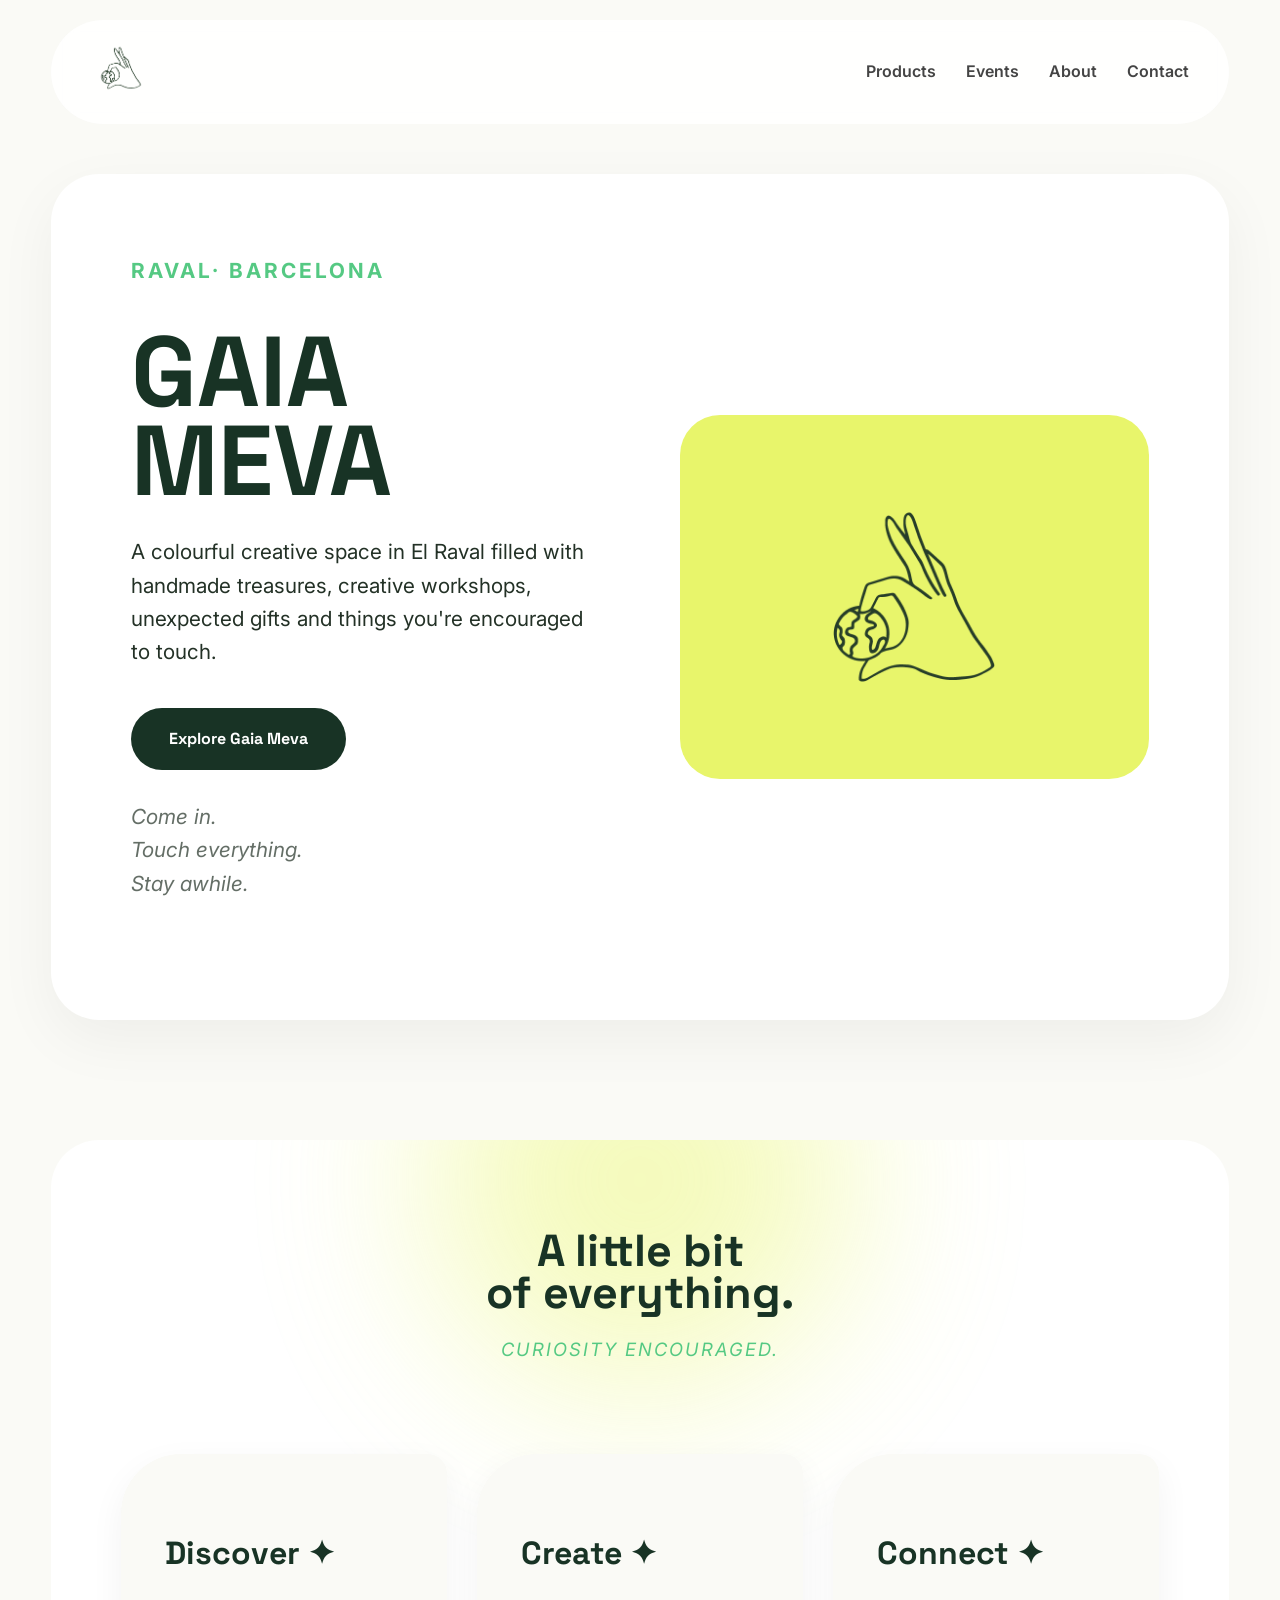
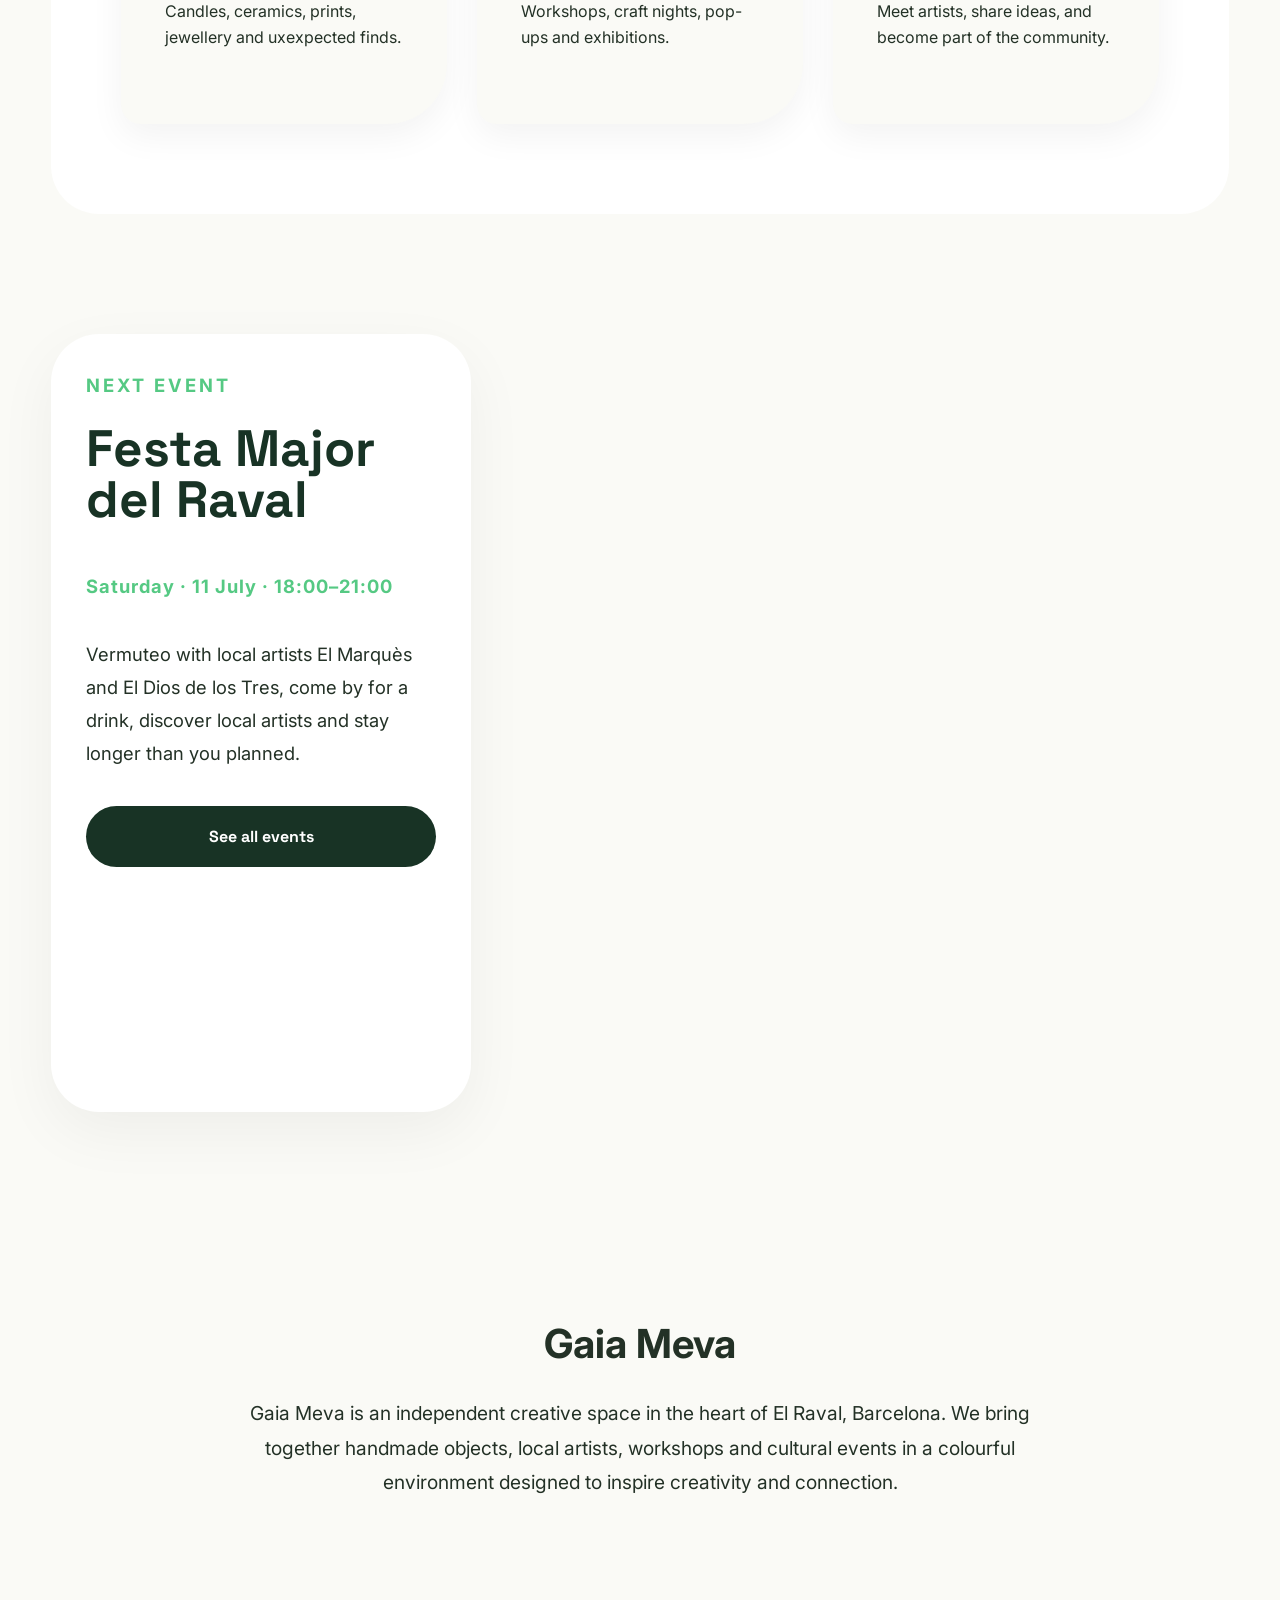
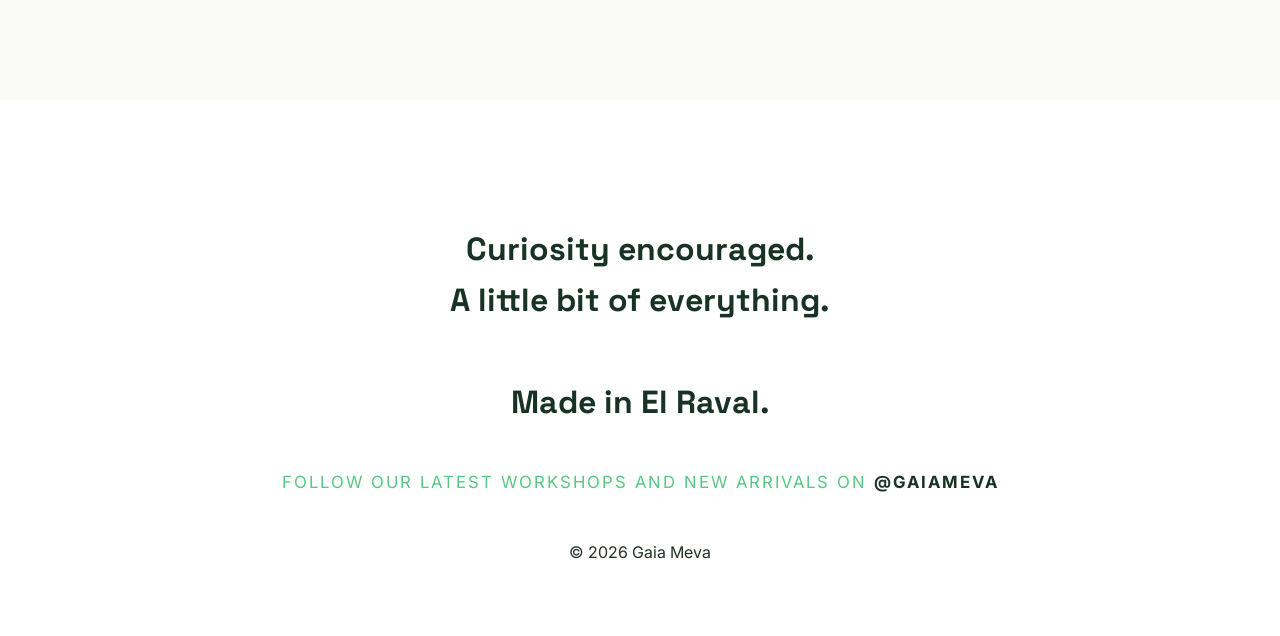
<file: index.html>
<!DOCTYPE html>
<html lang="en">

<head>

<meta charset="UTF-8">
<meta name="viewport" content="width=device-width, initial-scale=1.0">

<title>Gaia Meva | Creative Space in El Raval, Barcelona</title>
<link rel="icon" type="image/png" href="images/branding/hand.png">

<link rel="stylesheet" href="css/style.css">

<link rel="preconnect" href="https://fonts.googleapis.com">

<link rel="preconnect" href="https://fonts.gstatic.com" crossorigin>


<link href="https://fonts.googleapis.com/css2?family=Inter:wght@300;400;500;700&family=Space+Grotesk:wght@400;600;700&display=swap" rel="stylesheet">
</head>

<body>

<header>

<nav class="navbar">

<a href="index.html" class="logo">

<img src="images/branding/hand.png"
alt="Gaia Meva">

</a>

<ul class="nav-links">

<li><a href="products.html">Products</a></li>

<li><a href="events.html">Events</a></li>

<li><a href="about.html">About</a></li>

<li><a href="contact.html">Contact</a></li>

</ul>

</nav>

</header>

<section class="hero">

<div class="hero-content">

<p class="eyebrow">

RAVAL· BARCELONA

</p>

<h1>

GAIA<br>
MEVA

</h1>

<p class="hero-text">

A colourful creative space in El Raval
filled with handmade treasures,
creative workshops,
unexpected gifts
and things you're encouraged to touch.

</p>


<div class="hero-actions">

    <a href="products.html" class="button">
        Explore Gaia Meva
    </a>

  <p class="tiny-note">

Come in.<br>

Touch everything.<br>

Stay awhile.

</p>
</div>
 </div>
<div class="hero-image">

<div class="hero-card">

<img
src="images/branding/hand.png"
alt="Gaia Meva Hand">

</div>

</section>

<section class="discover">

<div class="discover-intro">

    <h2>

        A little bit<br>
        of everything.

    </h2>

    <p>

        Curiosity encouraged.

    </p>

</div>

<div class="discover-grid">

<a href="products.html" class="discover-card">

<h3>Discover ✦</h3>

<p>
Candles, ceramics, prints, 
jewellery and uxexpected finds.
</p>

</a>

<a href="events.html" class="discover-card">

<h3>Create ✦</h3>

<p>
Workshops, craft nights, 
pop-ups and exhibitions.  
</p>

</a>

<a href="about.html" class="discover-card">

<h3>Connect ✦</h3>

<p>

Meet artists,
share ideas,
and become part of the community. 

</p>

</a>


</section>
<section class="featured-event">

<div class="event-card">

    <div class="event-info">

        <p class="eyebrow">
            NEXT EVENT
        </p>

        <h2>
            Festa Major del Raval
        </h2>

        <p class="event-date">
            Saturday · 11 July · 18:00–21:00
        </p>

        <p>
            Vermuteo with local artists El Marquès and El Dios de los Tres, come by for a drink, discover local artists and stay longer than you planned.
        </p>

        <a href="events.html" class="button">
            See all events
        </a>

    </div>
    <div class="event-poster">
        <video
            autoplay
            muted
            loop
            playsinline>

    <source src="images/events/vermut.mp4" type="video/mp4">

</video>
    
    </div>

</div>

</div>

</div>

</div>

</section>
<section class="intro">



<h2>Gaia Meva</h2>

<p>

Gaia Meva is an independent creative space in the heart of El Raval, Barcelona. We bring together handmade objects, local artists, workshops and cultural events in a colourful environment designed to inspire creativity and connection.
</p>

</section>

<footer>

<p>
Curiosity encouraged. 

</br>A little bit of everything. 

</br></br>Made in El Raval.

</p>



<p class="social-link">
Follow our latest workshops and new arrivals on
<a href="https://instagram.com/gaiameva" target="_blank">@gaiameva</a>

</p>

</p>


© 2026 Gaia Meva
</footer>
</file>
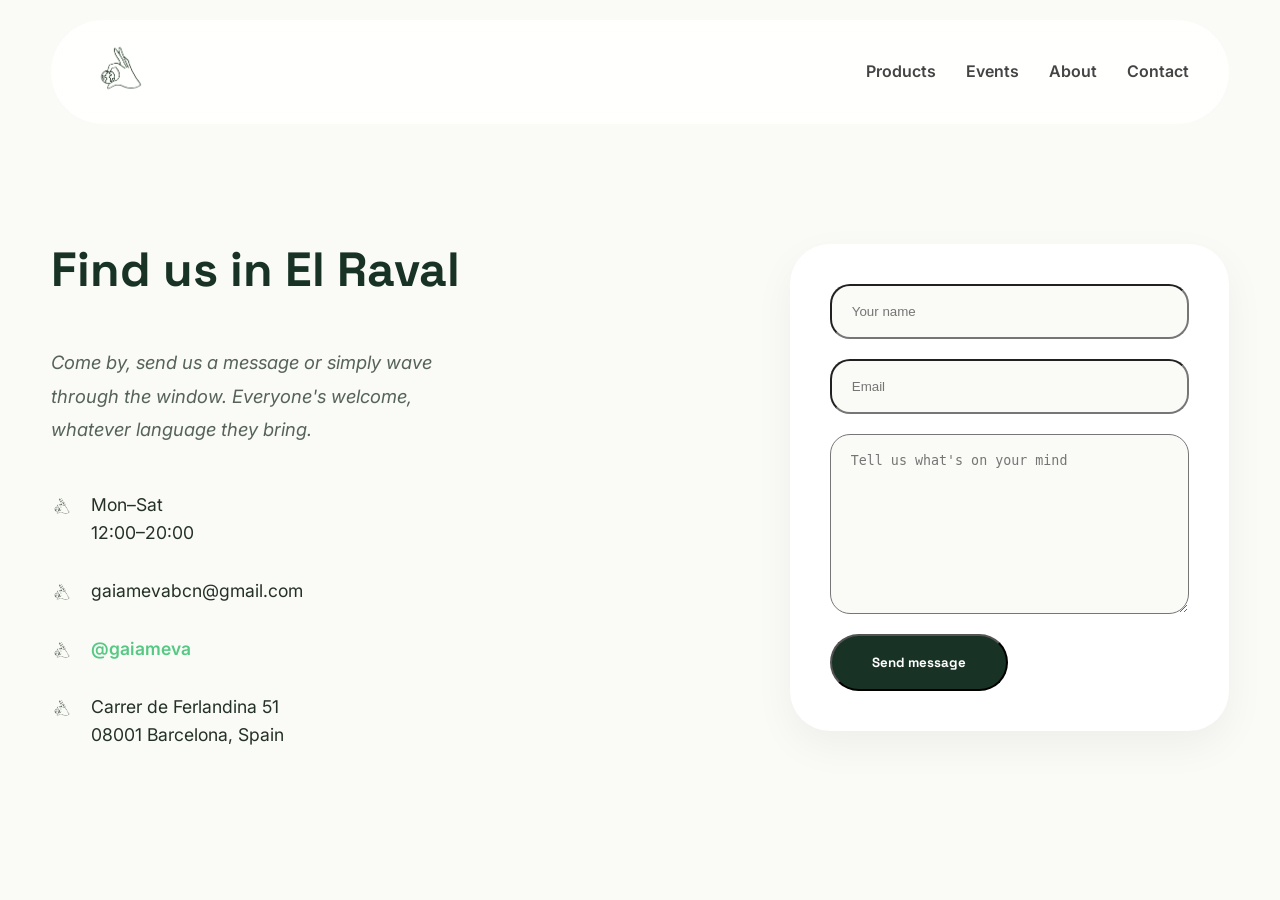
<file: contact.html>
<!DOCTYPE html>
<html lang="en">

<head>

<meta charset="UTF-8">
<meta name="viewport" content="width=device-width, initial-scale=1.0">

<title>Gaia Meva | Creative Space in El Raval, Barcelona</title>
<link rel="icon" type="image/png" href="images/branding/hand.png">

<link rel="stylesheet" href="css/style.css">

<link rel="preconnect" href="https://fonts.googleapis.com">

<link rel="preconnect" href="https://fonts.gstatic.com" crossorigin>


<link href="https://fonts.googleapis.com/css2?family=Inter:wght@300;400;500;700&family=Space+Grotesk:wght@400;600;700&display=swap" rel="stylesheet">
</head>

<body>

<header>

<nav class="navbar">

<a href="index.html" class="logo">

<img src="images/branding/hand.png"
alt="Gaia Meva">

</a>

<ul class="nav-links">

<li><a href="products.html">Products</a></li>

<li><a href="events.html">Events</a></li>

<li><a href="about.html">About</a></li>

<li><a href="contact.html">Contact</a></li>

</ul>

</nav><link rel="stylesheet" href="css/style.css">
<section class="contact-grid">

    <div class="contact-info">

        <h2>Find us in El Raval</h2>
        
<p class="contact-intro">
    Come by, send us a message or simply wave through the window.
    Everyone's welcome, whatever language they bring.
</p>
        

<div class="contact-item">
            <img src="images/branding/hand.png" class="contact-icon" alt="">
            <p>Mon–Sat<br>12:00–20:00</p>
        </div>

        <div class="contact-item">
            <img src="images/branding/hand.png" class="contact-icon" alt="">
            <p>gaiamevabcn@gmail.com</p>
        </div>

      <div class="contact-item">

    <img src="images/branding/hand.png" class="contact-icon" alt="">

    <p>
        <a href="https://instagram.com/gaiameva" target="_blank">
            @gaiameva
        </a>
    </p>

</div>

        <div class="contact-item">
            <img src="images/branding/hand.png" class="contact-icon" alt="">
            <p>Carrer de Ferlandina 51<br>08001 Barcelona, Spain</p>
        </div>

    </div>

    <form
    action="https://formspree.io/f/xvzewlyk"
    method="POST"
    class="contact-form">

        <input
    type="text"
    name="name"
    placeholder="Your name"
    required>

<input
    type="email"
    name="email"
    placeholder="Email"
    required>

<textarea
    name="message"
    placeholder="Tell us what's on your mind"
    required></textarea>
    
  <button type="submit" class="button">
    Send message
</button>

    </form>

</section>
</file>
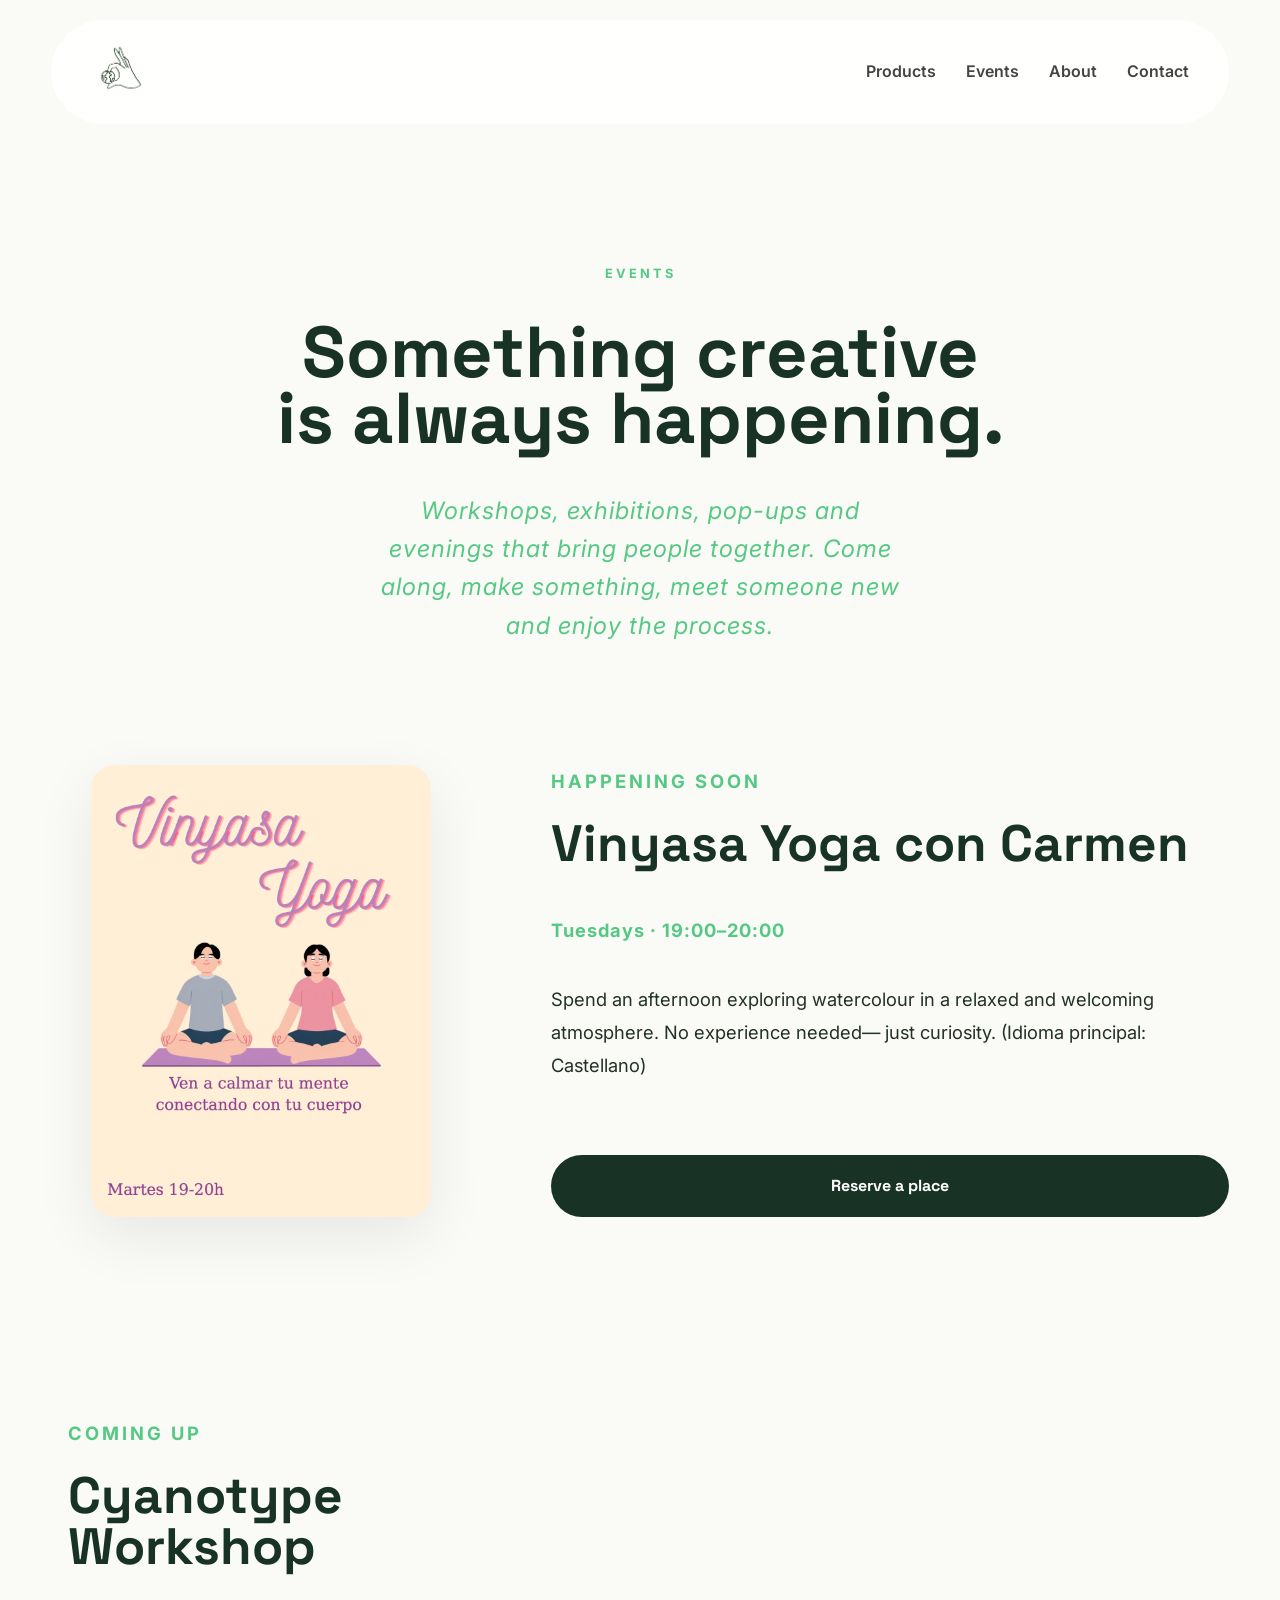
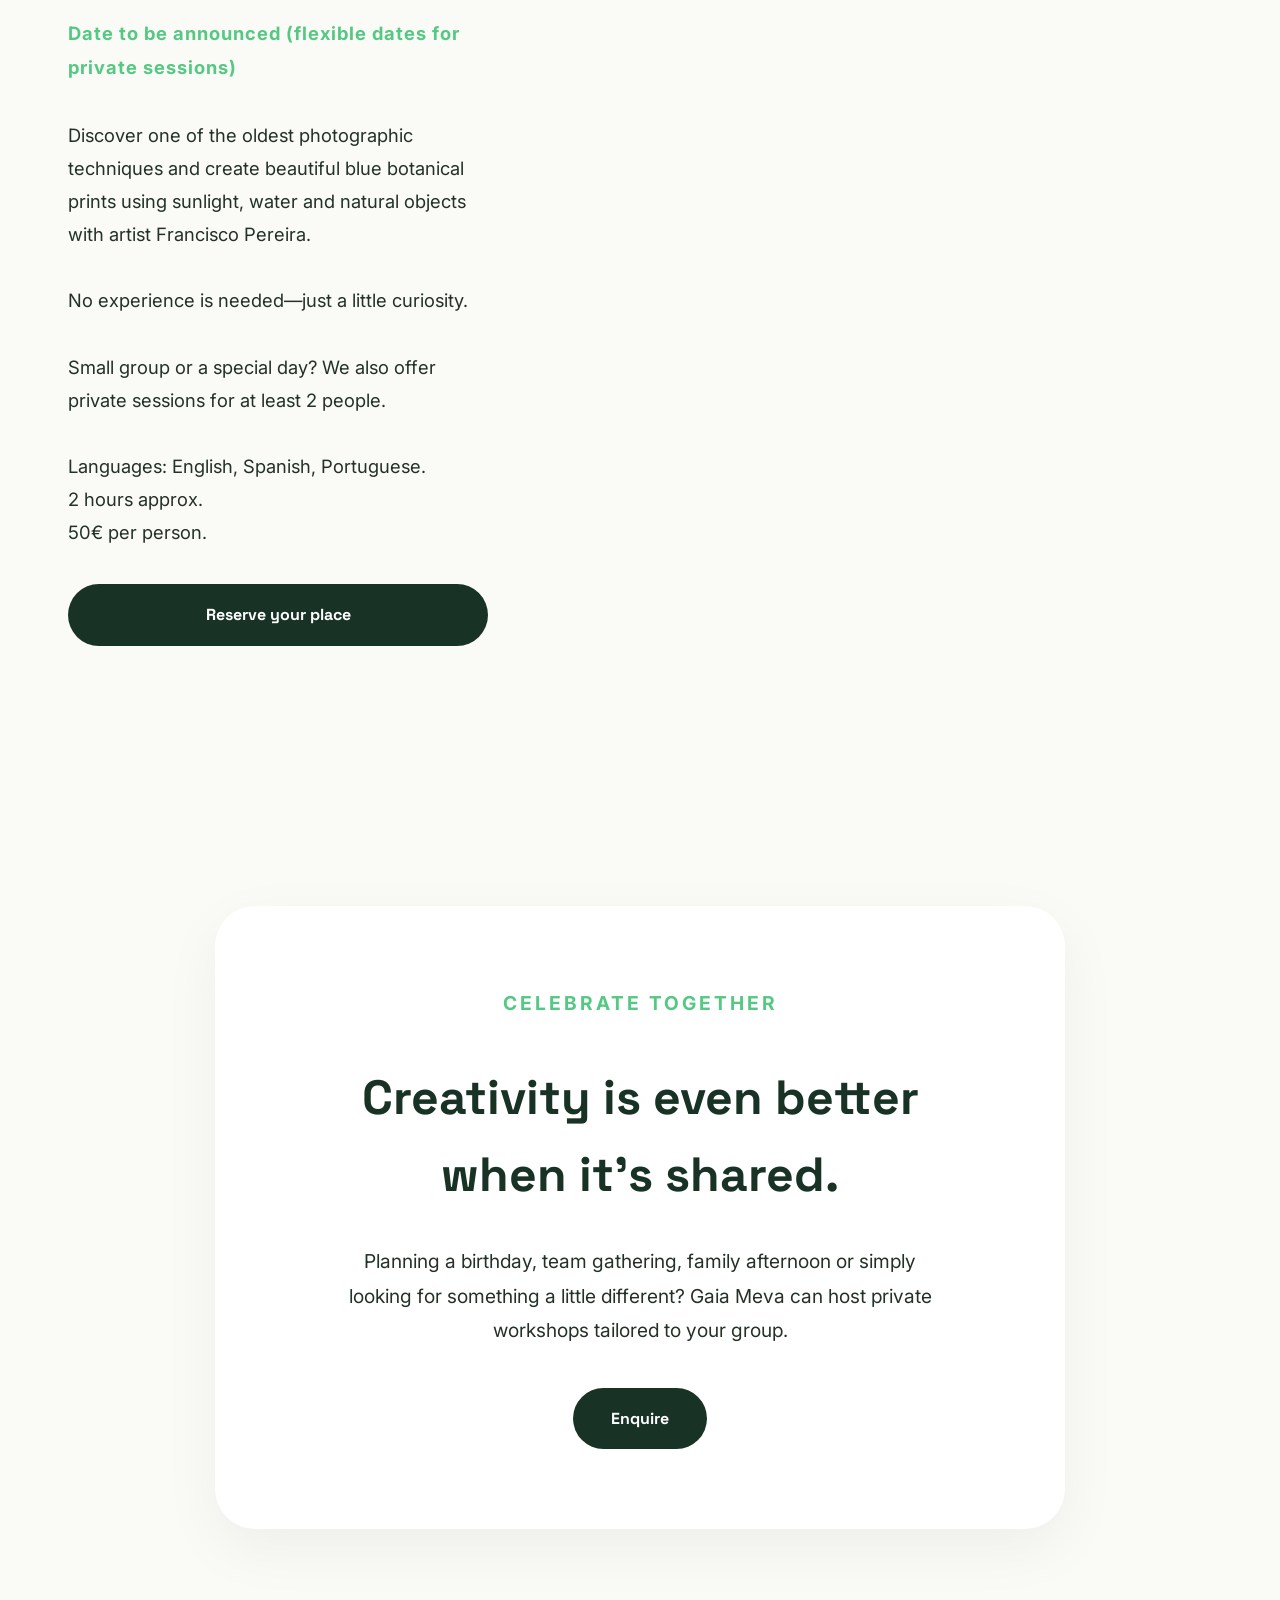
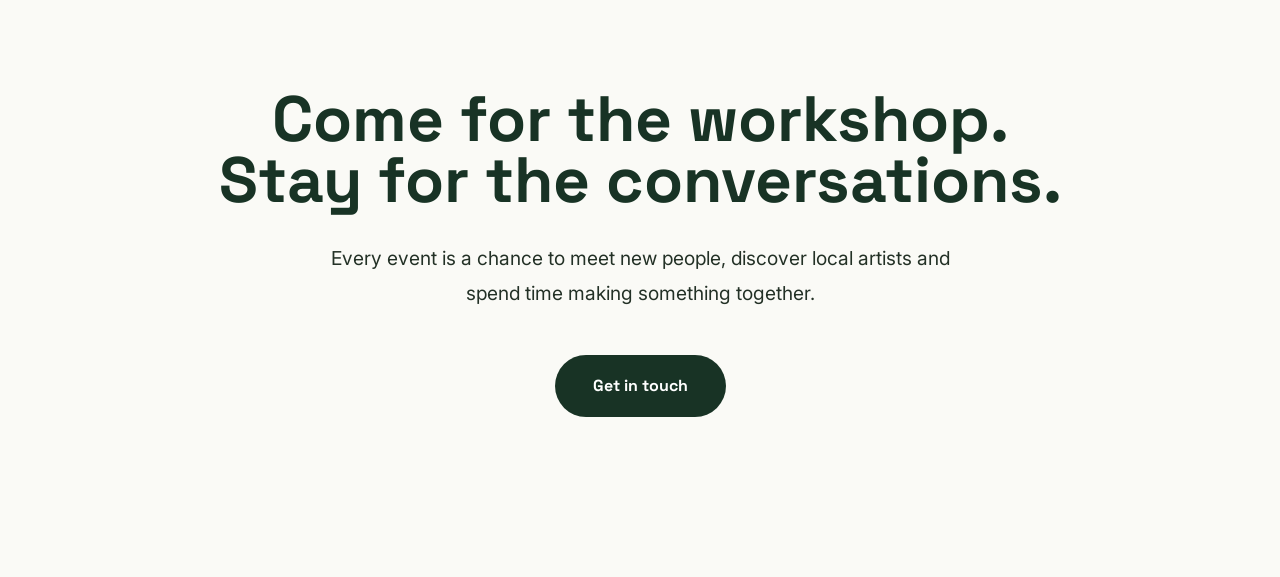
<file: events.html>
<!DOCTYPE html>
<html lang="en">

<head>

<meta charset="UTF-8">
<meta name="viewport" content="width=device-width, initial-scale=1.0">

<title>Gaia Meva | Creative Space in El Raval, Barcelona</title>
<link rel="icon" type="image/png" href="images/branding/hand.png">

<link rel="stylesheet" href="css/style.css">

<link rel="preconnect" href="https://fonts.googleapis.com">

<link rel="preconnect" href="https://fonts.gstatic.com" crossorigin>


<link href="https://fonts.googleapis.com/css2?family=Inter:wght@300;400;500;700&family=Space+Grotesk:wght@400;600;700&display=swap" rel="stylesheet">
</head>

<body>

<header>

<nav class="navbar">

<a href="index.html" class="logo">

<img src="images/branding/hand.png"
alt="Gaia Meva">

</a>

<ul class="nav-links">

<li><a href="products.html">Products</a></li>

<li><a href="events.html">Events</a></li>

<li><a href="about.html">About</a></li>

<li><a href="contact.html">Contact</a></li>

</ul>

</nav>
<section class="page-hero">

    <p class="eyebrow">
        EVENTS
    </p>

    <h1>
        Something creative<br>
        is always happening.
    </h1>

    <p class="page-intro">

        Workshops, exhibitions, pop-ups and evenings
        that bring people together.
        Come along, make something,
        meet someone new and enjoy the process.

    </p>

</section>
<section class="featured-event">

    <div class="event-poster">

        <img
        src="images/events/yoga.png"
        alt="Vinyasa Yoga con Carmen">

    </div>

    <div class="event-info">

        <p class="eyebrow">
            HAPPENING SOON
        </p>

        <h2>
            Vinyasa Yoga con Carmen
        </h2>

        <p class="event-date">

            Tuesdays · 19:00–20:00

        </p>

        <p>

            Spend an afternoon exploring watercolour
            in a relaxed and welcoming atmosphere.
            No experience needed—
            just curiosity.
(Idioma principal: Castellano)
        </p>

        <a href="contact.html" class="button">

            Reserve a place

        </a>

    </div>
    <section class="featured-event">


    <div class="event-info">

        <p class="eyebrow">COMING UP</p>

        <h2>Cyanotype Workshop</h2>

        <p class="event-date">
            Date to be announced (flexible dates for private sessions)
        </p>
        <p>
            Discover one of the oldest photographic techniques and create beautiful blue botanical prints using sunlight, water and natural objects with artist Francisco Pereira.

            <br><br>

            No experience is needed—just a little curiosity.

            <br><br>

            Small group or a special day? We also offer private sessions for at least 2 people.

            <br><br>

            Languages: English, Spanish, Portuguese.<br>
            2 hours approx.<br>
            50€ per person.
        </p>

        <a href="contact.html" class="button">
            Reserve your place
        </a>

    </div>


    </div>

</section>

    

</section>
</section>
<section class="private-events">

    <p class="eyebrow">
        CELEBRATE TOGETHER
    </p>

    <h2>
        Creativity is even better when it's shared.
    </h2>

    <p>

        Planning a birthday, team gathering,
        family afternoon or simply looking for
        something a little different?

        Gaia Meva can host private workshops
        tailored to your group.

    </p>

    <a href="contact.html" class="button">

        Enquire

    </a>

</section>
<section class="events-ending">

    <h2>

        Come for the workshop.
        Stay for the conversations.

    </h2>

    <p>

        Every event is a chance
        to meet new people,
        discover local artists
        and spend time making something together.

    </p>

    <a href="contact.html" class="button">

        Get in touch

    </a>

</section>
</file>
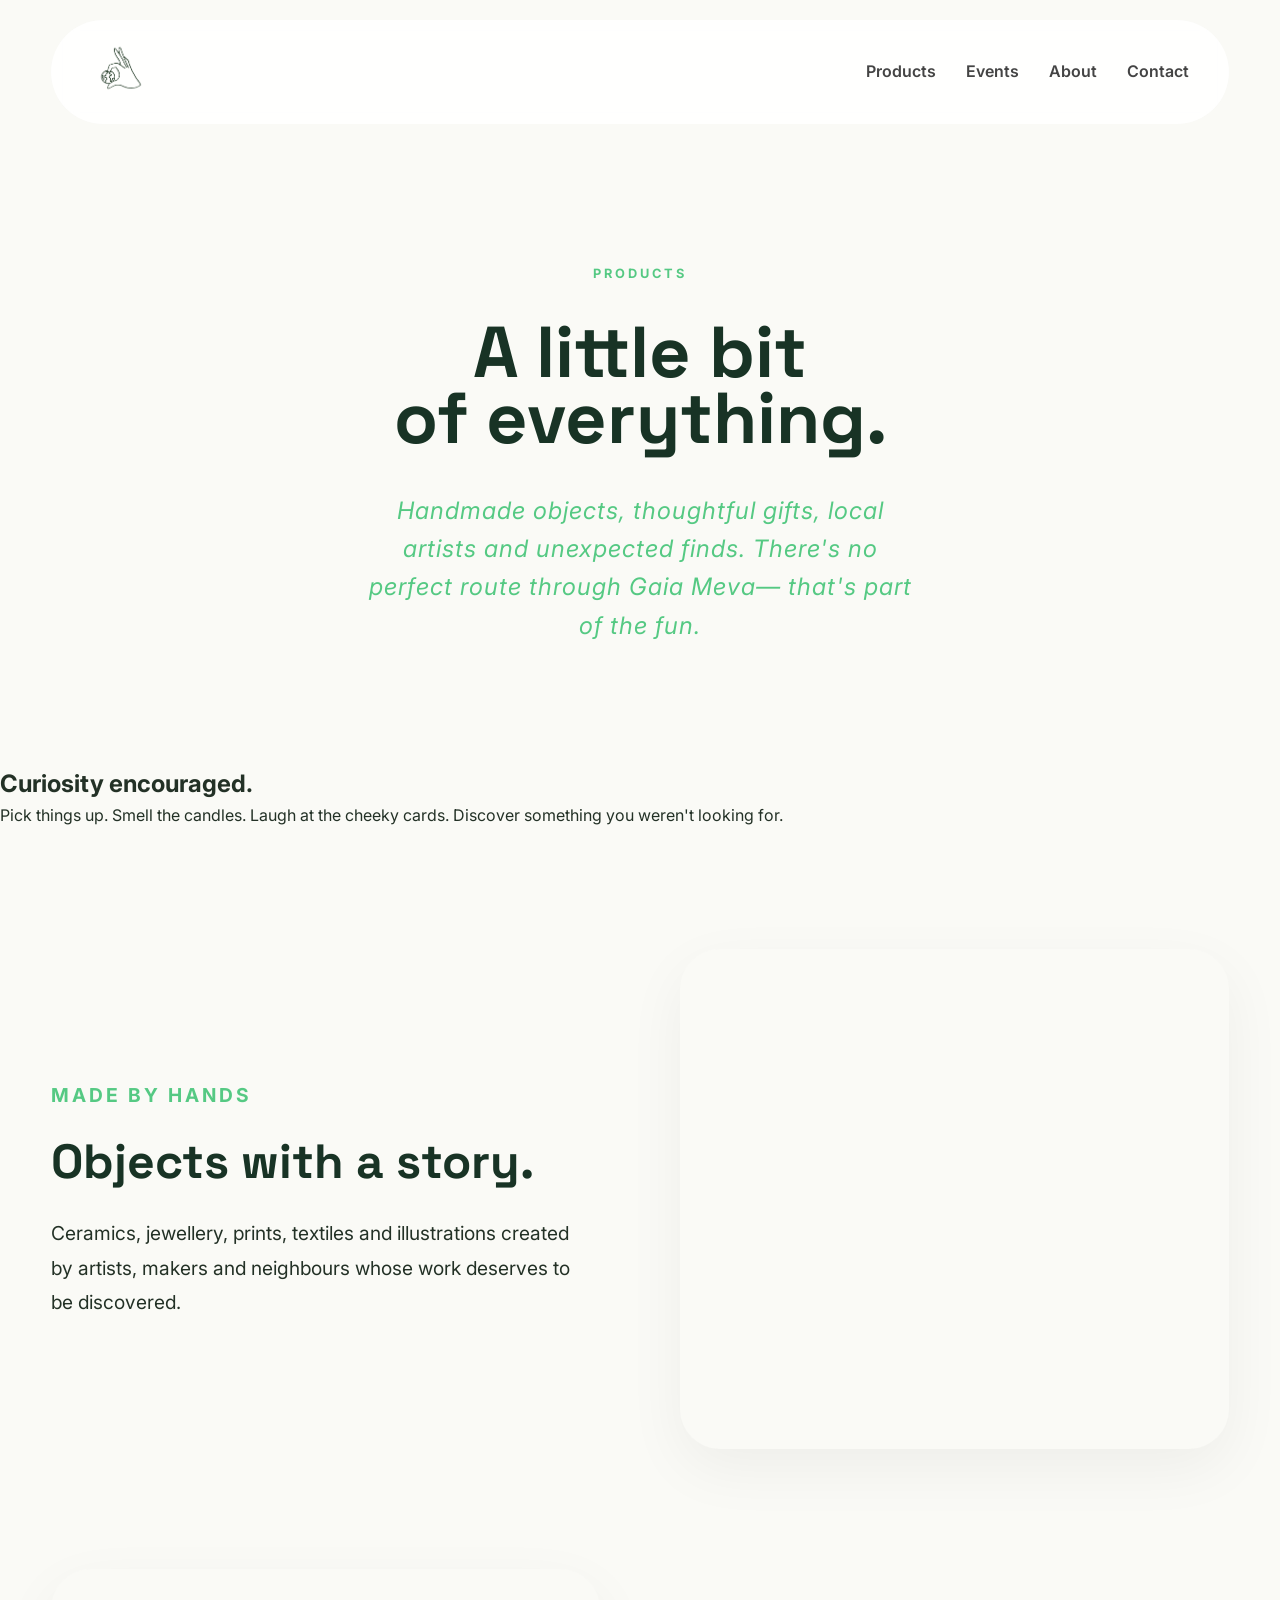
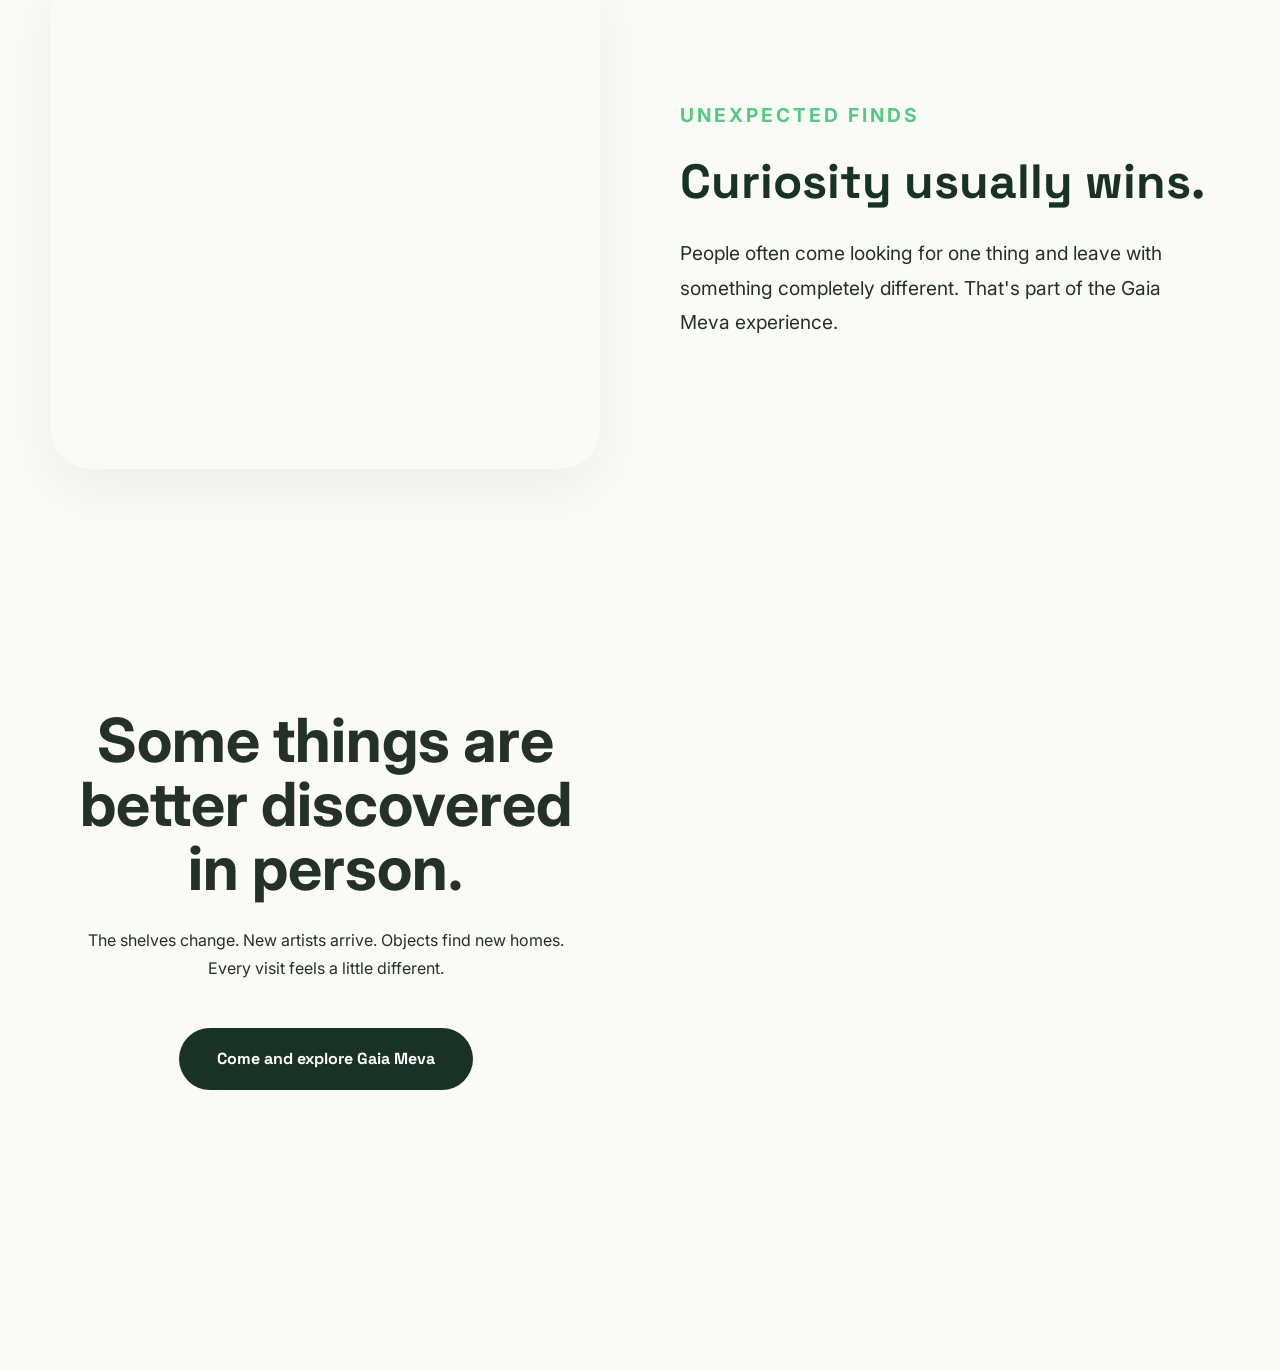
<file: products.html>
<!DOCTYPE html>
<html lang="en">

<head>

<meta charset="UTF-8">
<meta name="viewport" content="width=device-width, initial-scale=1.0">

<title>Gaia Meva | Creative Space in El Raval, Barcelona</title>
<link rel="icon" type="image/png" href="images/branding/hand.png">

<link rel="stylesheet" href="css/style.css">

<link rel="preconnect" href="https://fonts.googleapis.com">

<link rel="preconnect" href="https://fonts.gstatic.com" crossorigin>


<link href="https://fonts.googleapis.com/css2?family=Inter:wght@300;400;500;700&family=Space+Grotesk:wght@400;600;700&display=swap" rel="stylesheet">
</head>

<body>

<header>

<nav class="navbar">

<a href="index.html" class="logo">

<img src="images/branding/hand.png"
alt="Gaia Meva">

</a>

<ul class="nav-links">

<li><a href="products.html">Products</a></li>

<li><a href="events.html">Events</a></li>

<li><a href="about.html">About</a></li>

<li><a href="contact.html">Contact</a></li>

</ul>

</nav>

<section class="page-hero">

    <p class="eyebrow">
        PRODUCTS
    </p>

    <h1>
        A little bit<br>
        of everything.
    </h1>

    <p class="page-intro">

        Handmade objects, thoughtful gifts,
        local artists and unexpected finds.
        There's no perfect route through Gaia Meva—
        that's part of the fun.

    </p>

</section>
<section class="products-intro">

    <h2>
        Curiosity encouraged.
    </h2>

    <p>

        Pick things up.
        Smell the candles.
        Laugh at the cheeky cards.
        Discover something you weren't looking for.

    </p>

</section>

<section class="product-story reverse">

    <div class="story-image">

        <!-- photo -->

    </div>

    <div class="story-text">

        <p class="eyebrow">
            MADE BY HANDS
        </p>

        <h2>
            Objects with a story.
        </h2>

        <p>

            Ceramics, jewellery, prints,
            textiles and illustrations created by artists,
            makers and neighbours whose work deserves to be discovered.

        </p>

    </div>

</section>
<section class="product-story">

    <div class="story-image">

        <!-- photo -->

    </div>

    <div class="story-text">

        <p class="eyebrow">
            UNEXPECTED FINDS
        </p>

        <h2>
            Curiosity usually wins.
        </h2>

        <p>

            People often come looking for one thing
            and leave with something completely different.
            That's part of the Gaia Meva experience.

        </p>

    </div>



<section class="products-ending">

    <h2>

        Some things are better discovered in person.

    </h2>

    <p>

        The shelves change.
        New artists arrive.
        Objects find new homes.

        Every visit feels a little different.

    </p>

    <a href="contact.html" class="button">

        Come and explore Gaia Meva

    </a>

</section>
</section>
</file>
<file: css/style.css>
:root{

    --green:#55C983;
    --lime:#E8F56B;
    --forest:#183325;

    --cream:#FAFAF6;
    --white:#FFFFFF;

    --text:#233126;

    --radius:32px;
}

/* ====================================
   RESET
==================================== */

*{
margin:0;
padding:0;
box-sizing:border-box;
}

body{

margin:0;

background:var(--cream);

color:var(--text);

font-family:'Inter',sans-serif;

line-height:1.6;

}

.eyebrow{

letter-spacing:3px;

font-weight:700;

font-size:.8rem;

color:var(--green);

margin-bottom:25px;

}
/* ====================================
   NAVIGATION
==================================== */

.navbar{

width:min(92%,1400px);

margin:20px auto;

padding:18px 40px;

display:flex;

justify-content:space-between;

align-items:center;

background:rgba(255,255,255,.85);

backdrop-filter:blur(12px);

border-radius:999px;

position:sticky;

top:18px;

z-index:1000;

}


.logo img{

height:60px;

transition:.3s;

}

.logo img:hover{

transform:rotate(-6deg) scale(1.08);

}

.nav-links{

display:flex;

list-style:none;

gap:30px;

}

.nav-links a{

text-decoration:none;

font-weight:600;

color:#444;

transition:.3s;

}

.nav-links a:hover{

color:var(--green);

}

.hero{

display:grid;

grid-template-columns:1fr 1fr;


gap:80px;

align-items:center;

padding:80px;

width:min(92%,1400px);

margin:50px auto;

background:white;

border-radius:48px;

box-shadow:0 20px 60px rgba(0,0,0,.05);

overflow:hidden;

}
.hero-card{

background:var(--lime);

border-radius:40px;

padding:40px;

display:flex;

justify-content:center;

align-items:center;

}
.hero h1{

font-family:'Space Grotesk',sans-serif;

font-size:6.2rem;

line-height:.9;

color:var(--forest);

margin-bottom:30px;

text-transform:uppercase;

}

.hero p{

font-size:1.3rem;

margin-bottom:40px;
max-width:560px;
}


.button{

display:inline-flex;

align-items:center;

justify-content:center;

padding:18px 38px;

background:var(--forest);

color:white;

border-radius:999px;

text-decoration:none;

font-weight:700;

font-family:"Space Grotesk",sans-serif;

transition:.3s;

}

.button:hover{

background:var(--green);

transform:translateY(-4px);

}


.intro{

max-width:900px;

margin:auto;

padding:80px 30px;

text-align:center;

}

.intro h2{

font-size:2.5rem;

margin-bottom:20px;

}

.intro p{

font-size:1.2rem;

line-height:1.8;

}

footer{

padding:30px;

text-align:center;

background:white;

margin-top:60px;

}

@media(max-width:768px){

.navbar{

display:flex;

justify-content:space-between;

align-items:center;

padding:22px 8%;

background:var(--cream);

position:sticky;

top:0;

z-index:1000;

}

.nav-links{

display:flex;

gap:45px;

list-style:none;

}

.nav-links a{

text-decoration:none;

font-family:'Space Grotesk',sans-serif;

font-size:1rem;

color:var(--forest);

font-weight:600;

transition:.25s;

}

.nav-links a:hover{

color:var(--green);

}

.hero h1{

font-size:2.5rem;

}
.hero-image img{

width:100%;

max-width:420px;

display:block;

}
}
.hero-card{

background:var(--lime);

border-radius:40px;

padding:60px;

display:flex;

justify-content:center;

align-items:center;

}

.hero-card img{

width:70%;
max-width:420px;
transition:.35s;

}

.hero-card:hover img{

transform:rotate(-8deg) scale(1.05);

}
/* ---------- DISCOVER SECTION ---------- */

.discover{
    width:min(92%,1400px);
    margin:120px auto;
    padding:90px 70px;
    background:white;
    border-radius:48px;
    position:relative;
    overflow:hidden;
}
.discover h2{

font-size:5rem;

line-height:.9;

text-align:center;

margin-bottom:10px;

}
.discover .eyebrow{

margin-bottom:70px;

text-align:center;

}
.discover-intro{

text-align:center;

margin-bottom:90px;

}

.discover-intro h2{

font-family:"Space Grotesk",sans-serif;

font-size:2.8rem;

line-height:.95;

color:var(--forest);

margin-bottom:20px;

}

.discover-intro p{

font-size:1.15rem;

font-style:italic;

letter-spacing:2px;

color:var(--green);

text-transform:uppercase;

}

.discover-grid{

display:grid;

grid-template-columns:repeat(3,1fr);

gap:30px;

}



.discover-card h3{

font-family:"Space Grotesk",sans-serif;

font-size:2rem;

margin-bottom:20px;

color:var(--forest);

}

.discover-card{

background:var(--cream);

padding:42px;

border-radius:60px 20px 60px 20px;

text-decoration:none;

color:inherit;

transition:.35s;

box-shadow:0 12px 35px rgba(0,0,0,.05);

border:2px solid transparent;
min-height:270px;

display:flex;

flex-direction:column;

justify-content:center
}

.discover-card:hover{

background:var(--lime);

border-color:var(--green);

transform:translateY(-10px) rotate(-1deg);

}
.discover::before{

content:"";

position:absolute;

width:420px;
height:420px;

background:var(--lime);

border-radius:50%;

top:-170px;
left:50%;

transform:translateX(-50%);

filter:blur(90px);

opacity:.45;

z-index:0;

}
.discover > *{
position:relative;
z-index:2;
}
.featured-event{

width:min(92%,1400px);

margin:120px auto;

}

.event-card{

display:grid;

grid-template-columns:1fr;

gap:35px;

align-items:center;

background:white;

border-radius:48px;

padding:35px;

box-shadow:0 20px 60px rgba(0,0,0,.05);

}
.event-info{

display:flex;
flex-direction:column;
height:100%;

}

.event-info .button{

margin-top:auto;

}

.event-poster video{



    display:block;

    border-radius:28px;

    object-fit:cover;

    max-height:660px;

    width:100%;
    max-width:380px;
    display:block;
    margin:0 auto;
    border-radius:28px;
}


.event-date{

font-weight:700;

color:var(--green);

margin:20px 0;

letter-spacing:1px;

}
.tiny-note{

margin-top:30px;

font-size:.95rem;

font-style:italic;

opacity:.7;

}
footer{

    margin-top:120px;

    padding:100px 20px 70px;

    text-align:center;

    background:white;

}

footer p{

    margin:24px 0;

}

footer p:first-child{

    font-family:"Space Grotesk",sans-serif;

    font-size:2rem;

    font-weight:700;

    color:var(--forest);

}

footer p:nth-child(2){

    font-size:1.05rem;

    color:var(--green);

    letter-spacing:2px;

    text-transform:uppercase;

}

footer p:nth-child(3){

    margin-top:45px;

    opacity:.55;

    font-size:.9rem;

}

.social-link{

    margin-top:40px;

}

.social-link a{

    color:var(--forest);

    font-weight:700;

    text-decoration:none;

}

.social-link a:hover{

    color:var(--green);

}/* ====================================
   MOBILE
==================================== */

@media (max-width:768px){

.hero{
    grid-template-columns:1fr;
    gap:30px;
    padding:40px 25px;
    margin:25px auto;
}

.hero-content{
    width:100%;
}

.hero h1{
    font-size:4rem;
}

.hero-text{
    font-size:1.1rem;
}

.hero-card{
    padding:25px;
}

.hero-card img{
    width:60%;
    max-width:220px;
    transition:.4s ease;


}

.navbar{
    width:95%;
    padding:15px 20px;
}

.nav-links{
    gap:10px;
    flex-wrap:wrap;
}

.nav-links a{
    font-size:.9rem;
}

.logo img{
    height:40px;
}

.featured-event{
    padding:40px 25px;
}

.event-card{
    padding:25px;
}

.event-photo img,
.event-photo video{
    width:100%;
    height:auto;
    margin-top:20px;
}

.button{
    width:100%;
    max-width:260px;
}
.featured-event{

    grid-template-columns:1fr;

    gap:40px;

    margin:80px auto;

}

.event-poster img{

    max-width:280px;

}

.event-info{

    text-align:center;

}

.event-info h2{

    font-size:2.4rem;

}

.private-events{

    padding:45px 25px;

}

.private-events h2{

    font-size:2.3rem;

}

.events-ending{

    margin:100px auto;

}

.events-ending h2{

    font-size:2.8rem;

}
/* Discover */

.discover{
    padding:50px 25px;
}

.discover h2{
    font-size:3rem;
}

.discover-grid{
    grid-template-columns:1fr;
    gap:24px;
}

.discover-card{
    padding:32px;
    transition:.35s ease;

}

.discover-card h3{
    font-size:1.8rem;
}

} 
@media (max-width:768px){

    .product-story{

        grid-template-columns:1fr;
        gap:40px;
        margin:80px auto;

    }

    .product-story.reverse{

        direction:ltr;

    }

    .story-image{

        min-height:320px;

    }

    .story-text h2{

        font-size:2.2rem;

    }

    .products-ending{

        margin:100px auto;

    }

    .products-ending h2{

        font-size:2.8rem;

    }

}
/* ====================================
   ABOUT
==================================== */

.page-hero{

    width:min(92%,900px);

    margin:140px auto 120px;

    text-align:center;

}

.page-hero h1{

    font-family:"Space Grotesk",sans-serif;

    font-size:4.5rem;

    line-height:.92;

    color:var(--forest);

    margin-bottom:40px;

}
.page-hero .eyebrow{

    margin-bottom:35px;

}
.page-intro{

    font-size:1.5rem;

    color:var(--green);

    font-style:italic;

    letter-spacing:1px;

    max-width:550px;

    margin:0 auto;

}
.about-photo{

    width:min(92%,1400px);

    margin:100px auto;

}

.about-photo img{

    width:100%;

    max-width:900px;

    display:block;

    margin:0 auto;

    border-radius:40px;

    box-shadow:0 20px 60px rgba(0,0,0,.08);

}
.about-story{

    width:min(92%,760px);

    margin:120px auto;

}

.about-story h2{

    font-family:"Space Grotesk",sans-serif;

    font-size:3.2rem;

    color:var(--forest);

    margin-bottom:35px;

}

.about-story p{

    font-size:1.3rem;

    line-height:2;

    color:var(--text);

}
/* ====================================
   ABOUT VALUES
==================================== */

.about-values{

    width:min(92%,1400px);

    margin:120px auto;

    display:grid;

    grid-template-columns:repeat(3,1fr);

    gap:35px;

}
.value-card{

    background:white;

    padding:55px;

    border-radius:40px;

    min-height:320px;

    display:flex;

    flex-direction:column;

    justify-content:center;

    box-shadow:0 15px 40px rgba(0,0,0,.05);

    transition:.35s;

}
.value-card span{

    font-size:2.5rem;

    display:block;

}
.value-card h3{

    font-family:"Space Grotesk",sans-serif;

    font-size:2.2rem;

    color:var(--forest);

    margin-bottom:28px;

}
.value-card p{

    font-size:1.15rem;

    line-height:1.9;

    color:var(--text);

}
.value-card:hover{

    background:var(--lime);

    transform:translateY(-10px) rotate(-1deg);

}
/* ====================================
   ABOUT CLOSING
==================================== */

.about-closing{

    width:min(92%,900px);

    margin:140px auto;

    text-align:center;

}.about-closing h2{

    font-family:"Space Grotesk",sans-serif;

    font-size:4rem;

    color:var(--forest);

    margin-bottom:35px;

}
.about-closing p{

    font-size:1.3rem;

    line-height:2;

    max-width:650px;

    margin:20px auto;

}
.about-closing p:last-child{

    color:var(--green);

    font-weight:700;

    font-size:1.5rem;

    margin-top:50px;

}

/* ====================================
   CONTACT
==================================== */

.contact-grid{

    width:min(92%,1200px);
    margin:120px auto;
    display:grid;
    grid-template-columns:1.2fr .8fr;
    gap:80px;
    align-items:start;

}

.contact-info h2{

    font-family:"Space Grotesk",sans-serif;
    font-size:3rem;
    line-height:1.1;
    color:var(--forest);
    margin-bottom:50px;

}

.contact-item{

    display:flex;
    align-items:flex-start;
    gap:18px;
    margin-bottom:30px;

}


.contact-icon{

    width:22px;
    flex-shrink:0;
    margin-top:4px;

}

.contact-item p{

    margin:0;
    font-size:1.1rem;
    line-height:1.6;

}
.contact-item a{

    color:var(--green);
    text-decoration:none;
    font-weight:600;
    transition:.3s;

}

.contact-item a:hover{

    color:var(--forest);

}

.contact-form{

    display:flex;
    flex-direction:column;
    gap:20px;

    background:white;
    padding:40px;
    border-radius:40px;
    box-shadow:0 15px 40px rgba(0,0,0,.05);

}

.contact-form input,
.contact-form textarea{

    background:var(--cream);
    border-radius:20px;
    padding:18px 20px;
}

.contact-form textarea{

    min-height:180px;
    resize:vertical;

}

.contact-form .button{

    width:auto;
    align-self:flex-start;
    padding:18px 40px;

}
.contact-intro{

    max-width:420px;
    margin:0 0 45px;

    font-size:1.15rem;
    line-height:1.8;

    color:#55635a;
    font-style:italic;

}
/* ====================================
   PRODUCTS
==================================== */

.product-story{

    width:min(92%,1400px);
    margin:120px auto;

    display:grid;
    grid-template-columns:1fr 1fr;
    gap:80px;
    align-items:center;

}

.product-story.reverse{

    direction:rtl;

}

.product-story.reverse > *{

    direction:ltr;

}

.story-image{

    background:var(--cream);
    border-radius:40px;
    overflow:hidden;
    min-height:500px;

    display:flex;
    justify-content:center;
    align-items:center;

    box-shadow:0 20px 60px rgba(0,0,0,.05);

}

.story-image img{

    width:100%;
    height:100%;
    object-fit:cover;
    display:block;

}

.story-text .eyebrow{

    margin-bottom:25px;

}

.story-text h2{

    font-family:"Space Grotesk",sans-serif;
    font-size:3rem;
    line-height:1;

    color:var(--forest);

    margin-bottom:30px;

}

.story-text p{

    font-size:1.2rem;
    line-height:1.8;

    max-width:520px;

}

.products-ending{

    width:min(92%,900px);
    margin:160px auto;
    text-align:center;

}
.products-ending h2{

    font-size:3.8rem;
    line-height:1.05;
    margin-bottom:25px;

}
.products-ending p{

    max-width:700px;
    margin:0 auto 45px;
    line-height:1.8;

}
.products-ending .button{

    width:auto;
    min-width:280px;

}

/* ====================================
   EVENTS
==================================== */

.featured-event{

    width:min(92%,1200px);

    margin:120px auto;

    display:grid;

    grid-template-columns:420px 1fr;

    gap:80px;

    align-items:center;

}

.event-poster{

    display:flex;

    justify-content:center;

}

.event-poster img{

    width:100%;

    max-width:380px;

    display:block;

    border-radius:24px;

    box-shadow:0 20px 60px rgba(0,0,0,.08);

    transition:.35s;

}

.event-poster img:hover{

    transform:rotate(-2deg) scale(1.02);

}

.event-info .eyebrow{

    margin-bottom:20px;

}

.event-info h2{

    font-family:"Space Grotesk",sans-serif;

    font-size:3.2rem;

    line-height:1;

    color:var(--forest);

    margin-bottom:25px;

}

.event-date{

    color:var(--green);

    font-weight:700;

    letter-spacing:1px;

    margin-bottom:30px;

}

.event-info p{

    font-size:1.15rem;

    line-height:1.8;

    margin-bottom:35px;

}
.event-poster img[src*="yoga.png"]{

    max-width:340px;

    border-radius:24px;

}
.event-poster img[src*="cyanotype.png"]{

    max-width:1px;

    border-radius:14px;

}

.featured-event{

    width:min(92%,1200px);

    margin:120px auto;

    display:grid;

    grid-template-columns:420px 1fr;

    gap:80px;

    align-items:center;

}
/* ---------- PRIVATE EVENTS ---------- */

.private-events{

    width:min(92%,850px);

    margin:140px auto;

    padding:80px;

    background:white;

    border-radius:40px;

    text-align:center;

    box-shadow:0 20px 60px rgba(0,0,0,.05);

}

.private-events h2{

    font-family:"Space Grotesk",sans-serif;

    font-size:3rem;

    color:var(--forest);

    margin-bottom:30px;

}

.private-events p{

    font-size:1.2rem;

    line-height:1.8;

    max-width:600px;

    margin:0 auto 40px;

}

/* ---------- ENDING ---------- */

.events-ending{

    width:min(92%,850px);

    margin:160px auto;

    text-align:center;

}

.events-ending h2{

    font-family:"Space Grotesk",sans-serif;

    font-size:4rem;

    line-height:.95;

    color:var(--forest);

    margin-bottom:30px;

}

.events-ending p{

    font-size:1.2rem;

    line-height:1.8;

    max-width:650px;

    margin:0 auto 45px;

}
</file>
